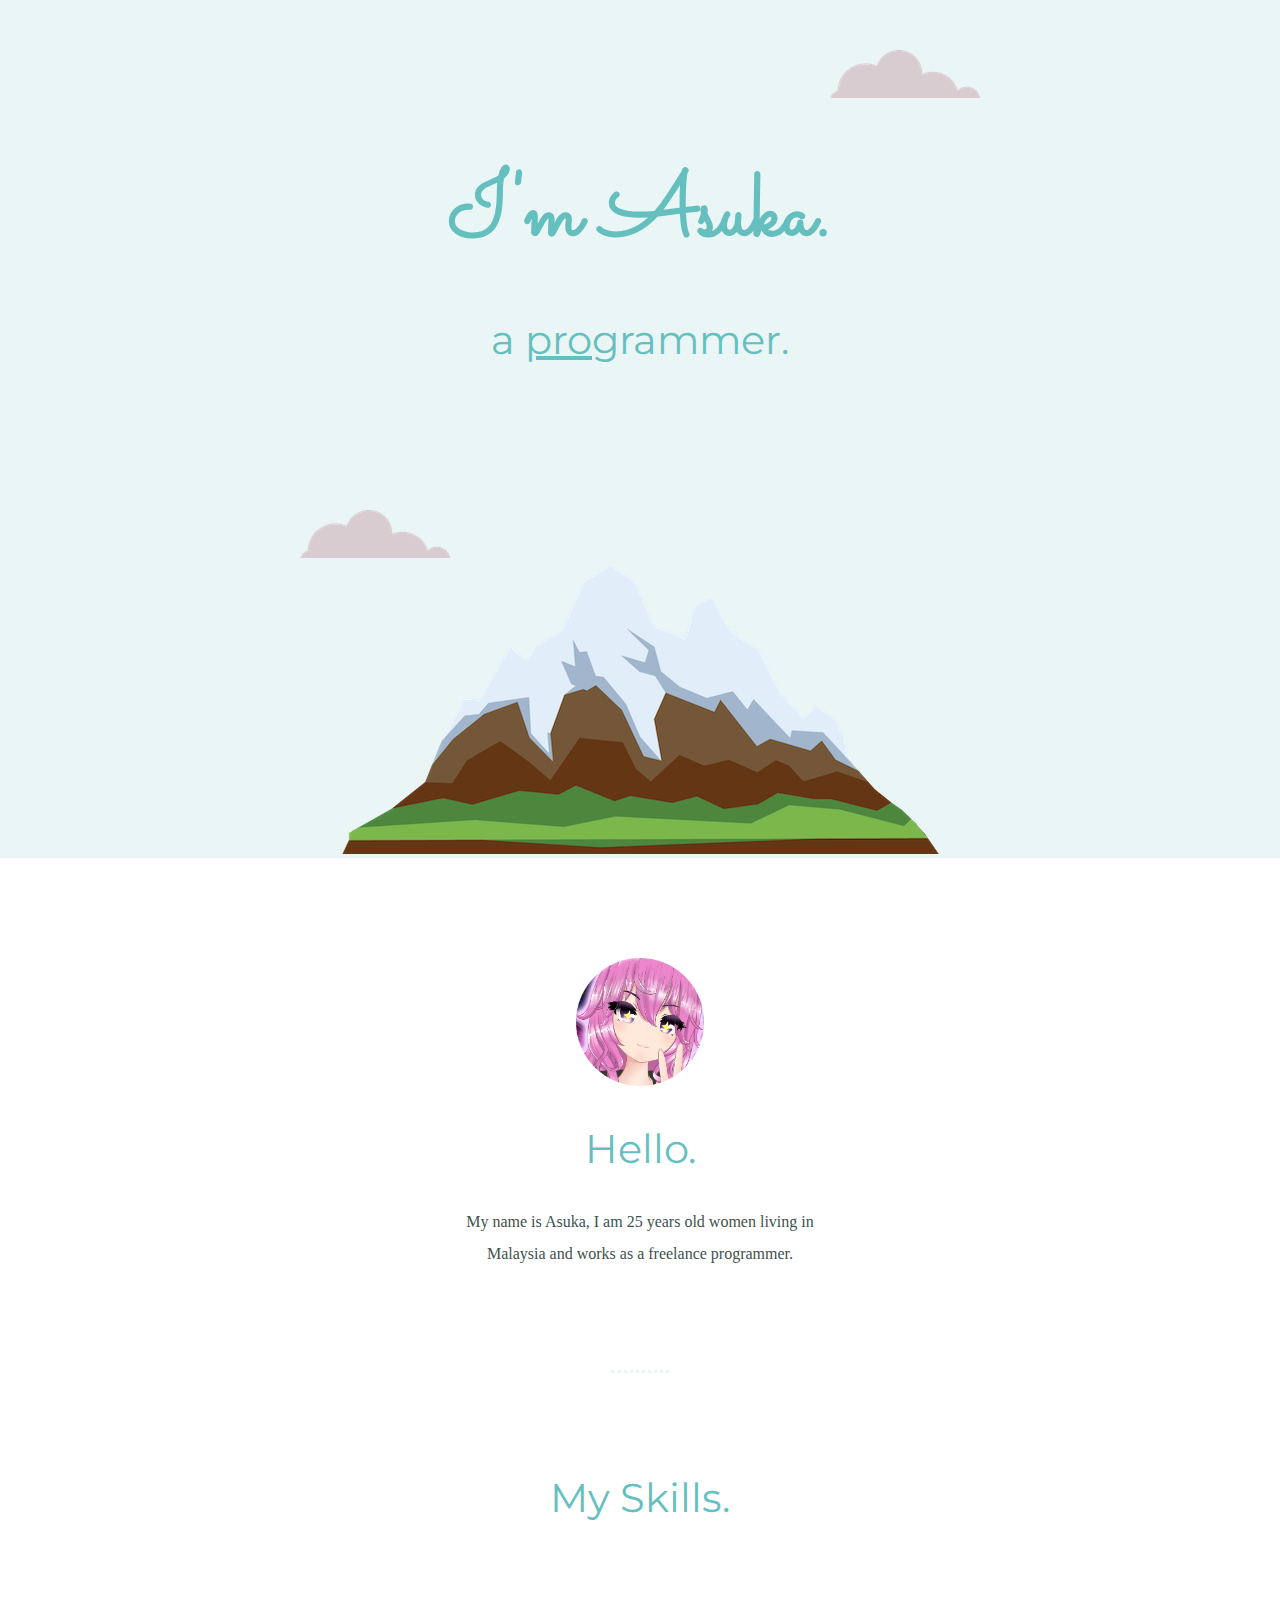
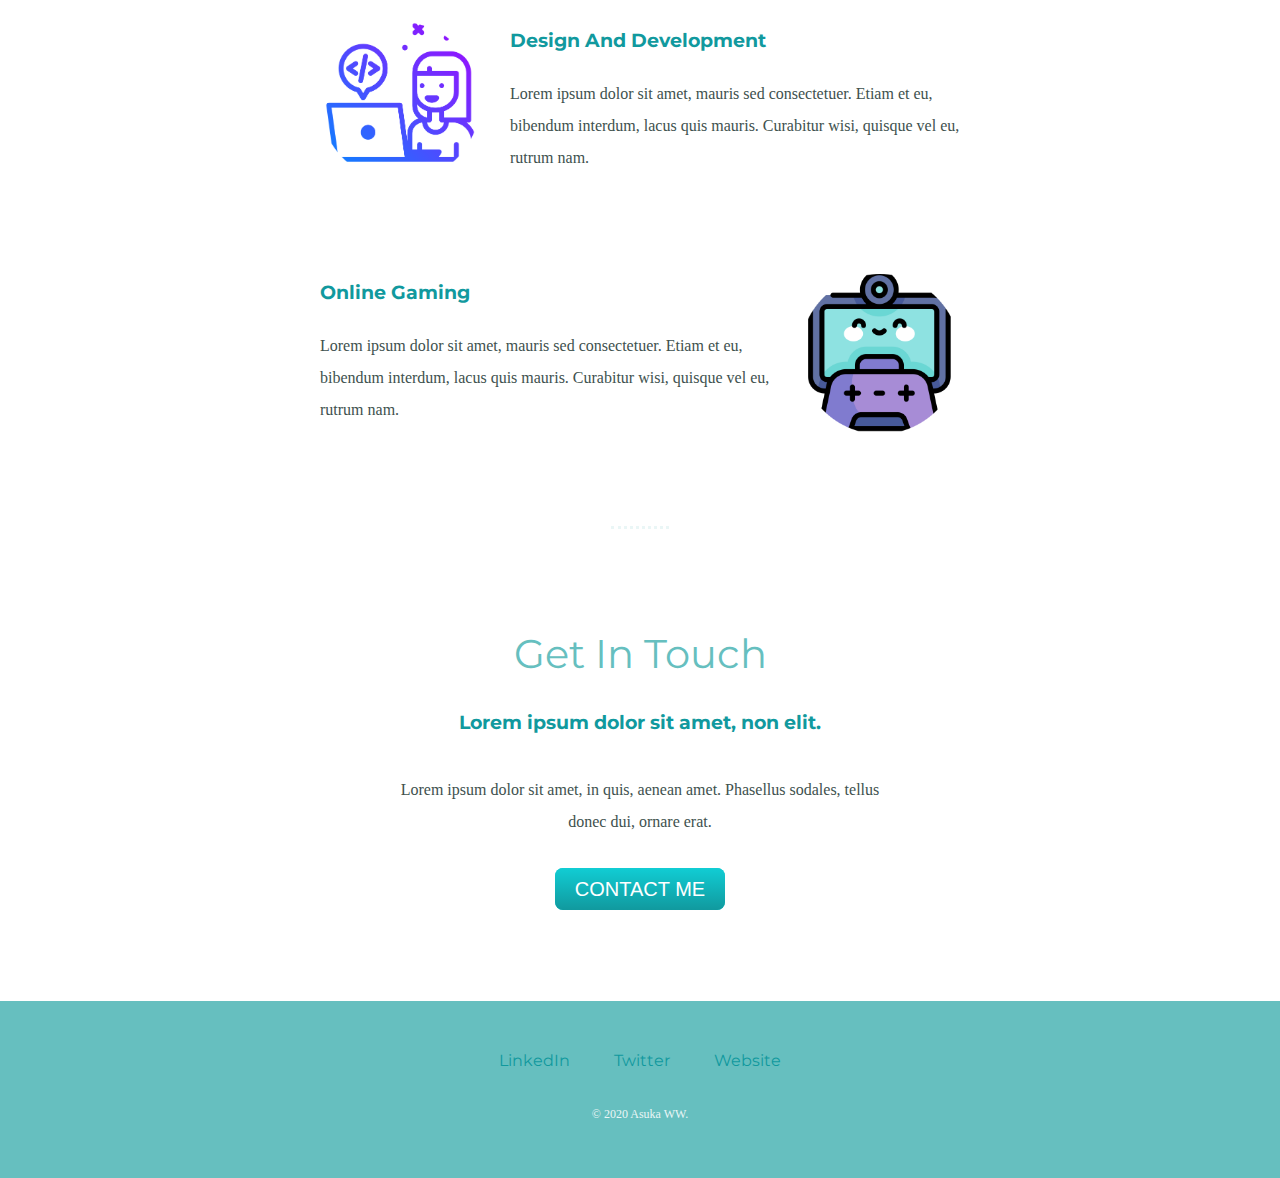
<file: index.html>
<!DOCTYPE html>
<html lang="en" dir="ltr">

<head>
  <meta charset="utf-8">
  <title>Asuka's Little World</title>
  <link rel="stylesheet" href="css/styles.css">
  <link rel="icon" href="favicon.ico">
  <link rel="preconnect" href="https://fonts.googleapis.com">
  <link rel="preconnect" href="https://fonts.gstatic.com" crossorigin>
  <link href="https://fonts.googleapis.com/css2?family=Merriweather+Sans:ital@1&family=Montserrat:ital@0;1&family=Sacramento&display=swap" rel="stylesheet">
</head>

<!-- <span> is the inline element they dont block each other-->

<body>

  <div class="top-cont">
    <img class="top-cloud" src="images/cloud.png" alt="cloud-img">
    <h1>I'm Asuka.</h1>
    <p><h2>a <span class="pro">pro</span>grammer.</h2></p>
    <img class="bot-cloud" src="images/cloud.png" alt="cloud-img">
    <img class="mountain"src="images/mountain.png" alt="mountain-img">
  </div>

  <div class="mid-cont">
    <div class="profile">
      <img class="pro1"src="images/asuka.png" alt="proc-img">
      <h2>Hello.</h2>
      <p class="intro">My name is Asuka, I am 25 years old women living in Malaysia and works as a freelance programmer.</p>
    </div>
    <hr>
    <div class="skills">
      <h2>My Skills.</h2>
      <div class="skill-row">
        <img class="img1" src="images/girl.png" alt="girl-img">
        <h3>Design And Development</h3>
        <p class="des1">Lorem ipsum dolor sit amet, mauris sed consectetuer. Etiam et eu, bibendum interdum, lacus quis mauris. Curabitur wisi, quisque vel eu, rutrum nam.</p>
      </div>
      <div class="skill-row">
        <img class="img2" src="images/video-game.png" alt="vid-img">
        <h3>Online Gaming</h3>
        <p class="des2">Lorem ipsum dolor sit amet, mauris sed consectetuer. Etiam et eu, bibendum interdum, lacus quis mauris. Curabitur wisi, quisque vel eu, rutrum nam.</p>
      </div>
    </div>
    <hr>
    <div class="contact-me">
      <h2>Get In Touch</h2>
      <h3>Lorem ipsum dolor sit amet, non elit.</h3>
      <p class="con-meg">Lorem ipsum dolor sit amet, in quis, aenean amet. Phasellus sodales, tellus donec dui, ornare erat.</p>
      <a class="btn" href="mailto:asukades528@gmail.com">CONTACT ME</a>
    </div>
  </div>


  <div class="bot-cont">
    <a class="footer-link" href="https://www.linkedin.com/">LinkedIn</a>
    <a class="footer-link" href="https://twitter.com/">Twitter</a>
    <a class="footer-link" href="https://www.appbrewery.co/">Website</a>
    <p class="copyright">© 2020 Asuka WW.</p>
  </div>

</body>

</html>
</file>
<file: css/styles.css>
body {
  color: #40514E;
  margin: 0;
  text-align: center;
  font-family: 'Merriweather', serif;
}

h1 {
  font-family: 'Sacramento', cursive;
  margin: 50px auto 0 auto;
  font-size: 5.625rem;
  color: #66BFBF;
}

h2 {
  font-family: 'Montserrat', san-serif;
  font-size: 2.5rem;
  font-weight: normal;
  color: #66BFBF;

}

h3 {
  color: #11999E;
  font-family: 'Montserrat', san-serif;
}

a {
  color: #11999E;
  font-family: 'Montserrat', san-serif;
  margin: 10px 20px;
  text-decoration: none;
}
a:hover{
  color: #EAF6F6;
}

p {
  line-height: 2;
}

hr {
  border: dotted #EAF6F6;
  border-bottom: none;
  width: 4%;
  margin: 100px auto 100px auto;
}

/*div{
  background-color: #CAF7E3;
  border:dotted;
  border-width: 2px;
}*/
.top-cont {
  background-color: #EAF6F6;
  position: relative;
  padding: 100px;
}

.mid-cont {
  margin: 100px 0;
}

.bot-cont {
  background-color: #66BFBF;
  padding: 50px 0 20px;
}

.pro {
  text-decoration: underline;
}

.top-cloud {
  position: absolute;
  right: 300px;
  top: 50px;
}

.bot-cloud {
  position: absolute;
  left: 300px;
  bottom: 300px;
}
.mountain{
  position: relative;
   top: 100px;
}

.skill-row {
  width: 50%;
  margin: 100px auto 100px auto;
  text-align: left;
  line-height: 2;
}

.img1 {
  width: 25%;
  float: left;
  margin-right: 30px;
}

.img2 {
  width: 25%;
  float: right;
  margin-left: 30px;
}

.pro1 {
  width: 10%;
}

.intro {
  width: 30%;
  margin: auto;
}

.con-meg {
  width: 40%;
  margin: 40px auto 40px auto;
}

.btn {
  background: #11cdd4;
  background-image: -webkit-linear-gradient(top, #11cdd4, #11999e);
  background-image: -moz-linear-gradient(top, #11cdd4, #11999e);
  background-image: -ms-linear-gradient(top, #11cdd4, #11999e);
  background-image: -o-linear-gradient(top, #11cdd4, #11999e);
  background-image: linear-gradient(to bottom, #11cdd4, #11999e);
  -webkit-border-radius: 8;
  -moz-border-radius: 8;
  border-radius: 8px;
  font-family: Arial;
  color: #ffffff;
  font-size: 20px;
  padding: 10px 20px 10px 20px;
  text-decoration: none;
}

.btn:hover {
  background: #30e3cb;
  background-image: -webkit-linear-gradient(top, #30e3cb, #2bc4ad);
  background-image: -moz-linear-gradient(top, #30e3cb, #2bc4ad);
  background-image: -ms-linear-gradient(top, #30e3cb, #2bc4ad);
  background-image: -o-linear-gradient(top, #30e3cb, #2bc4ad);
  background-image: linear-gradient(to bottom, #30e3cb, #2bc4ad);
  text-decoration: none;
}
.copyright{
  color: #EAF6F6;
  font-size: 0.75rem;
  padding: 20px 0;
}
</file>
